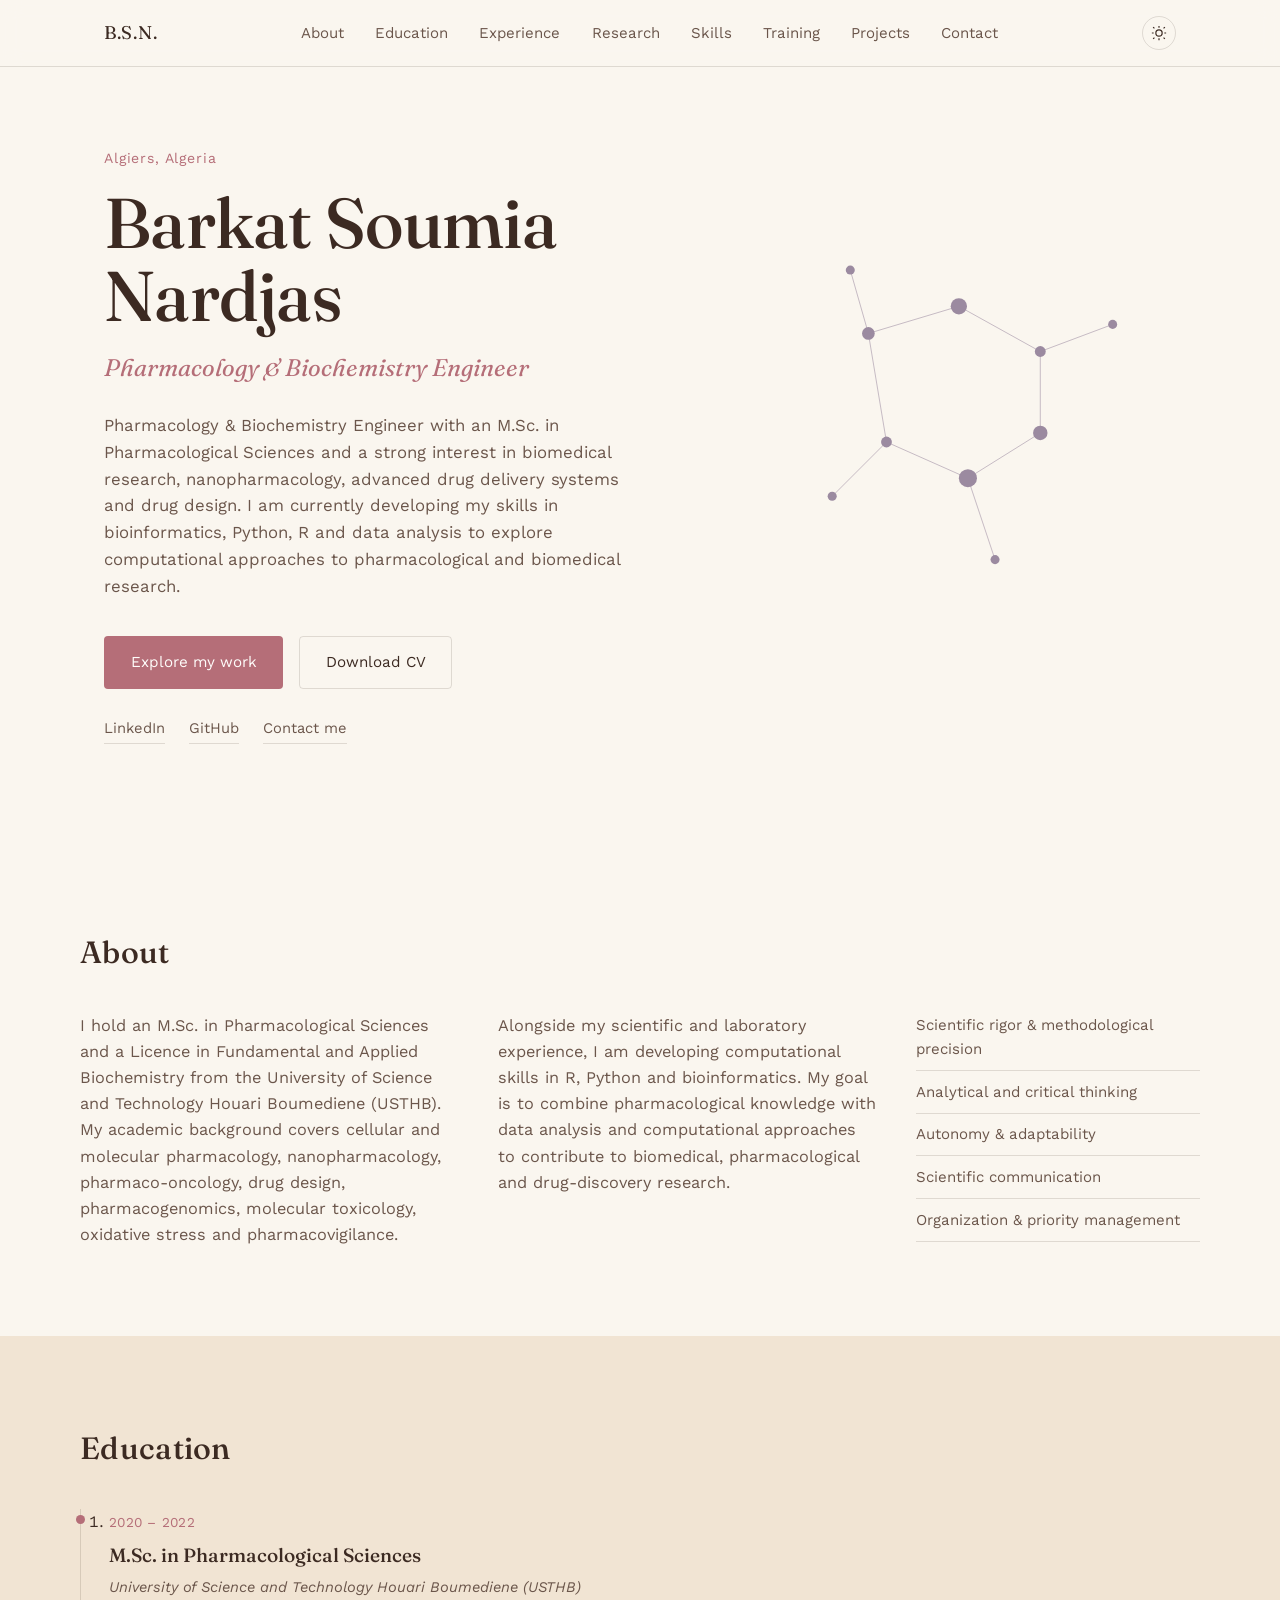
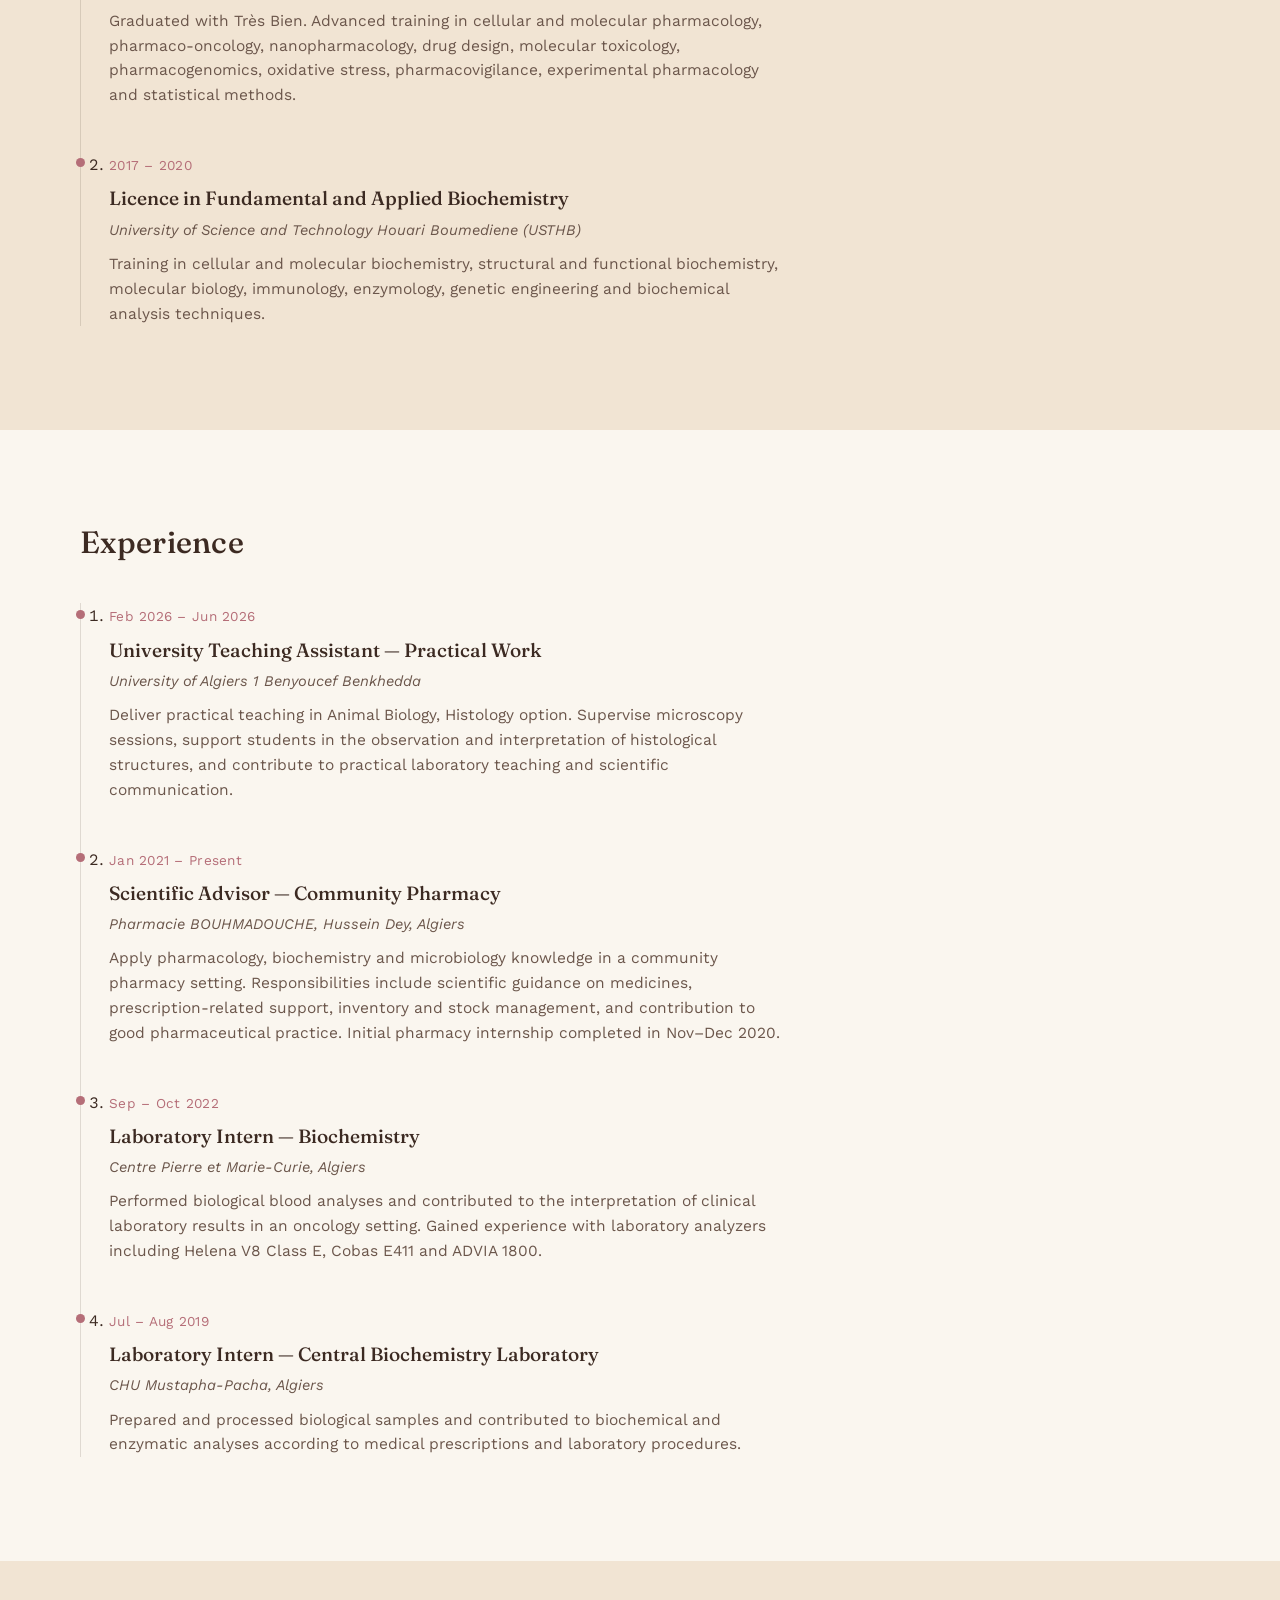
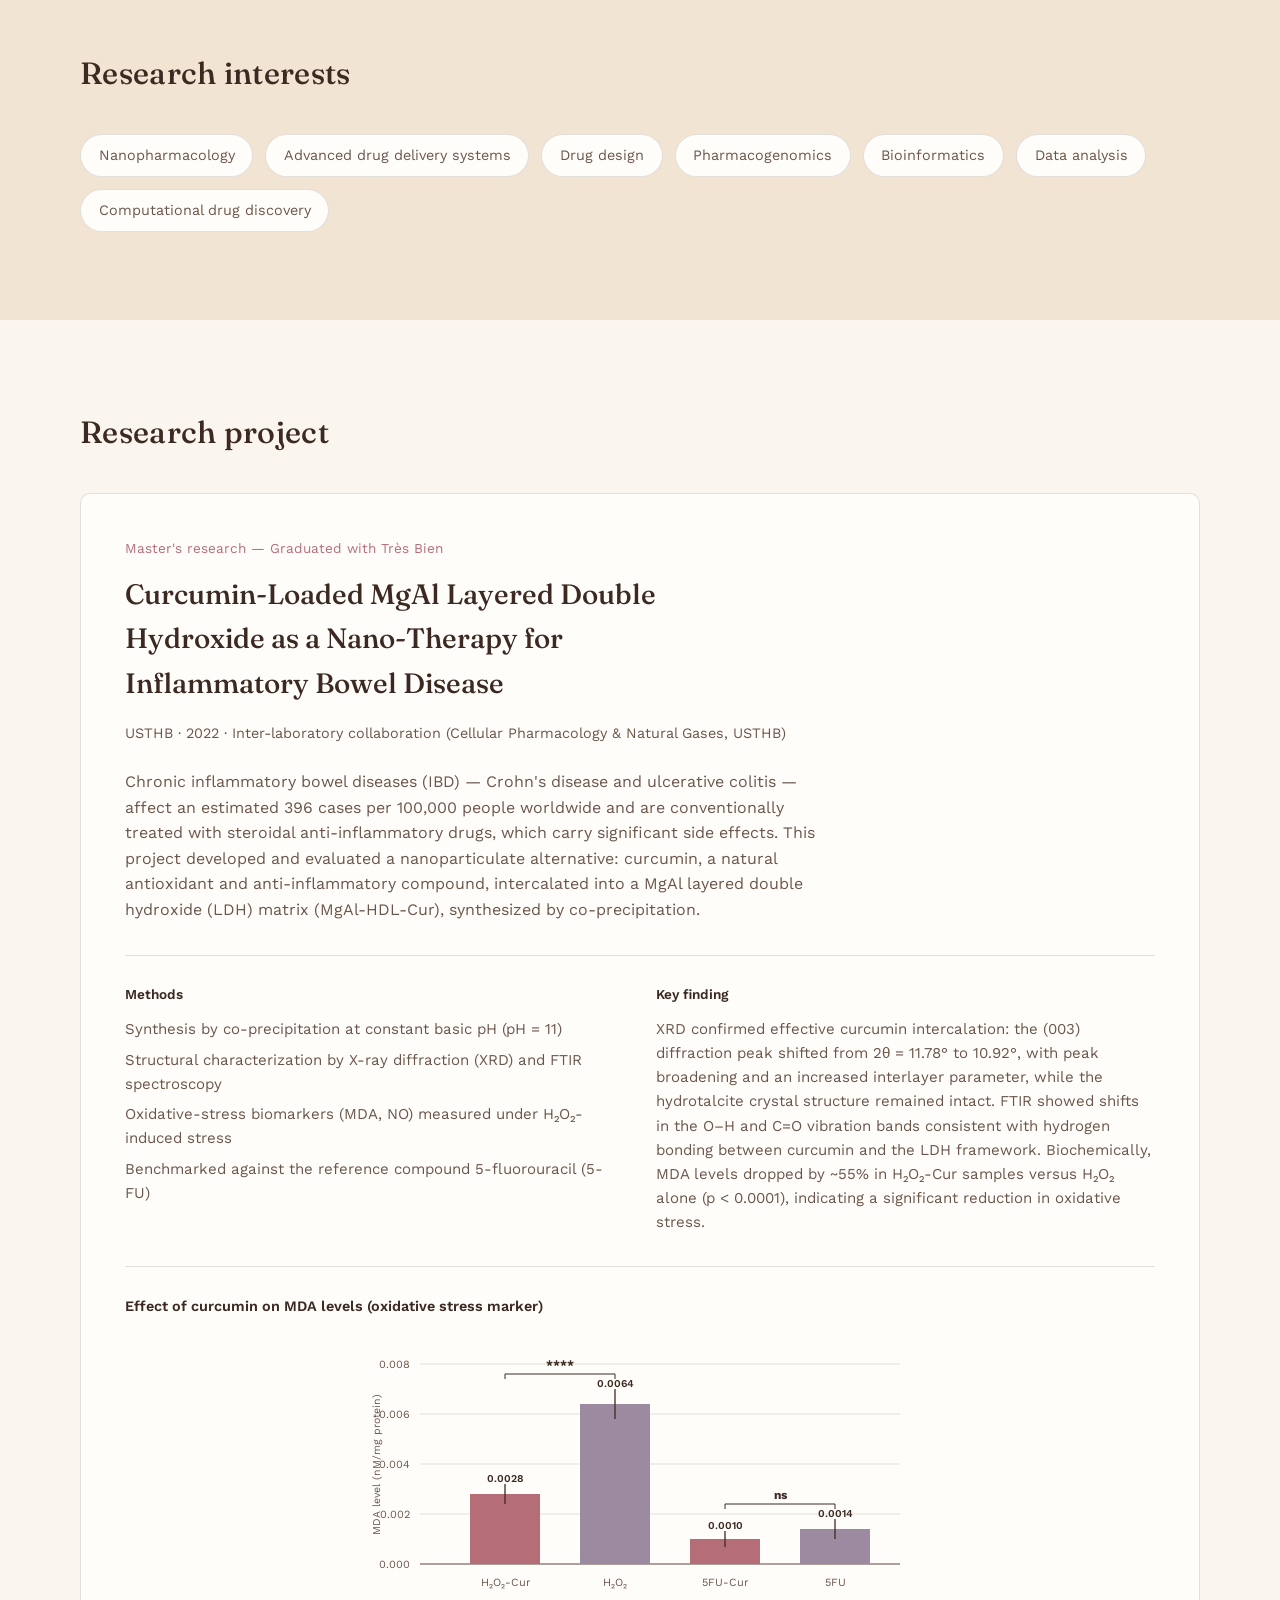
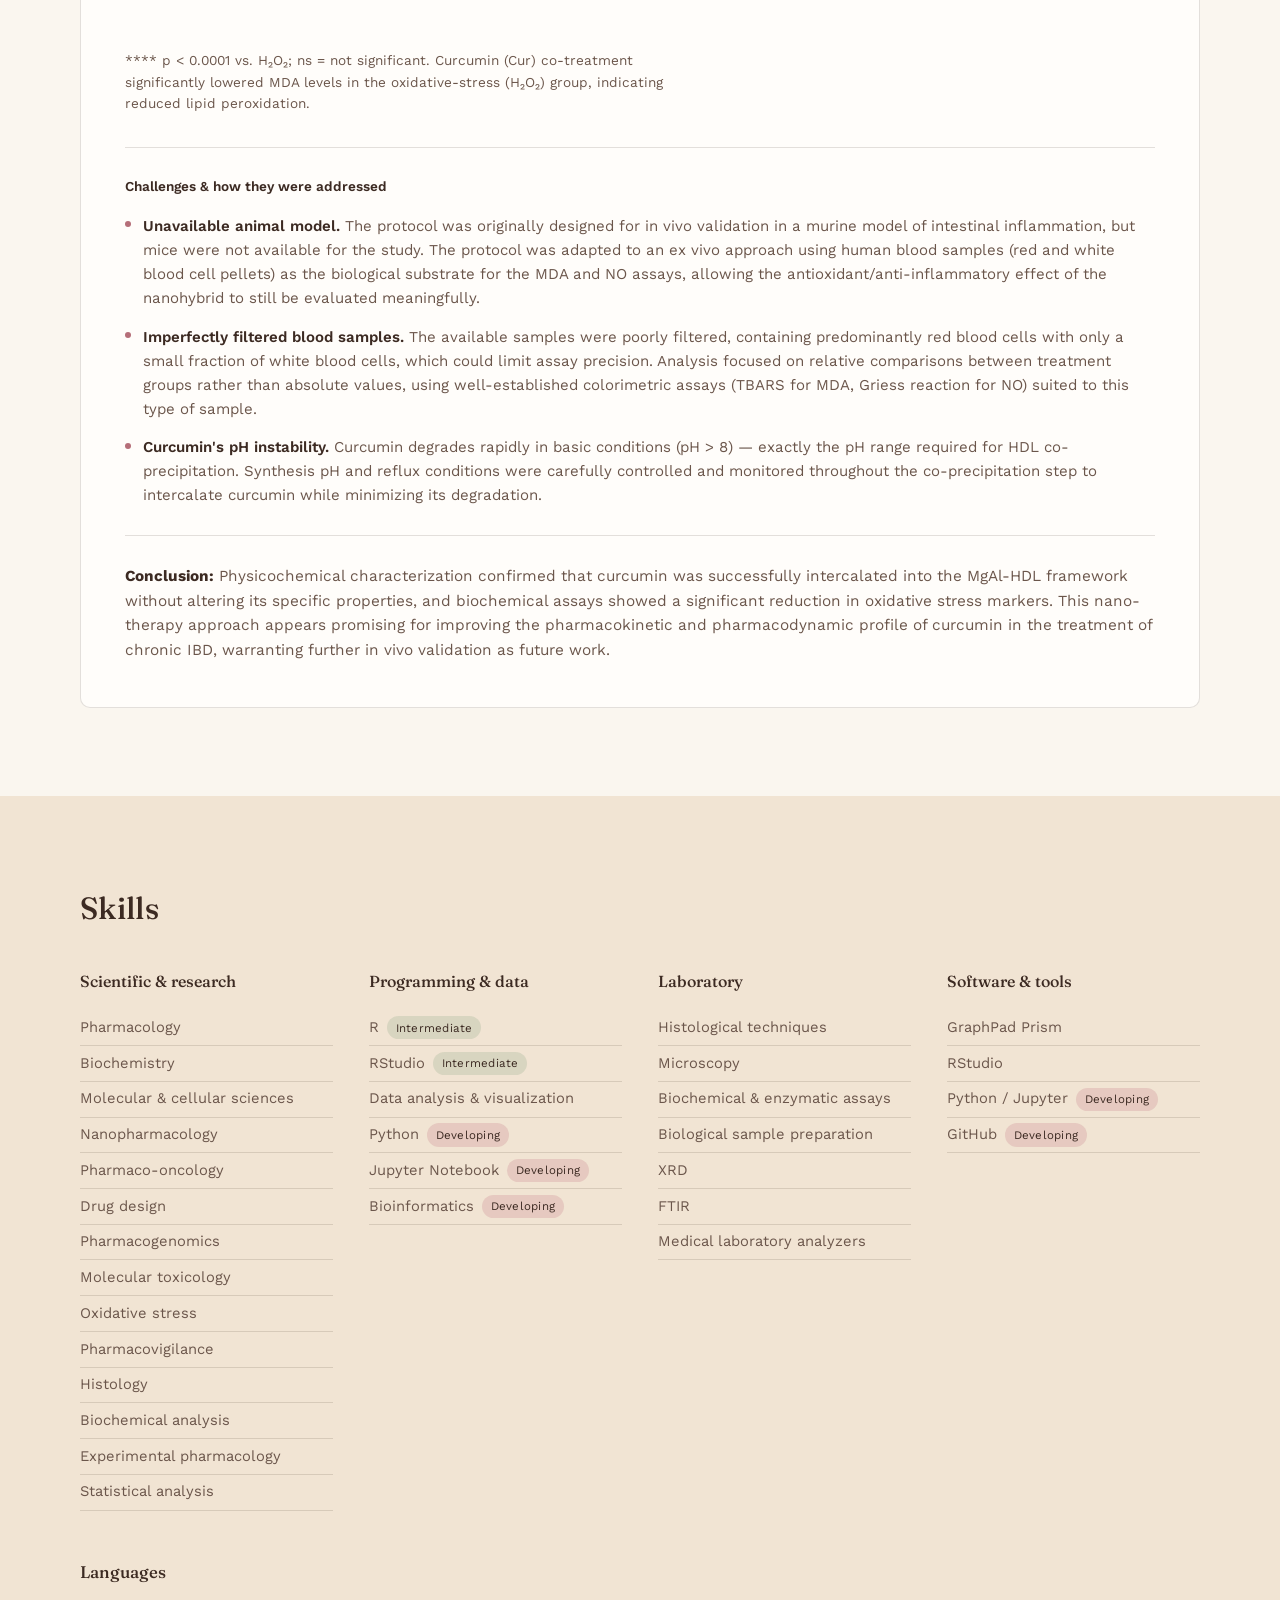
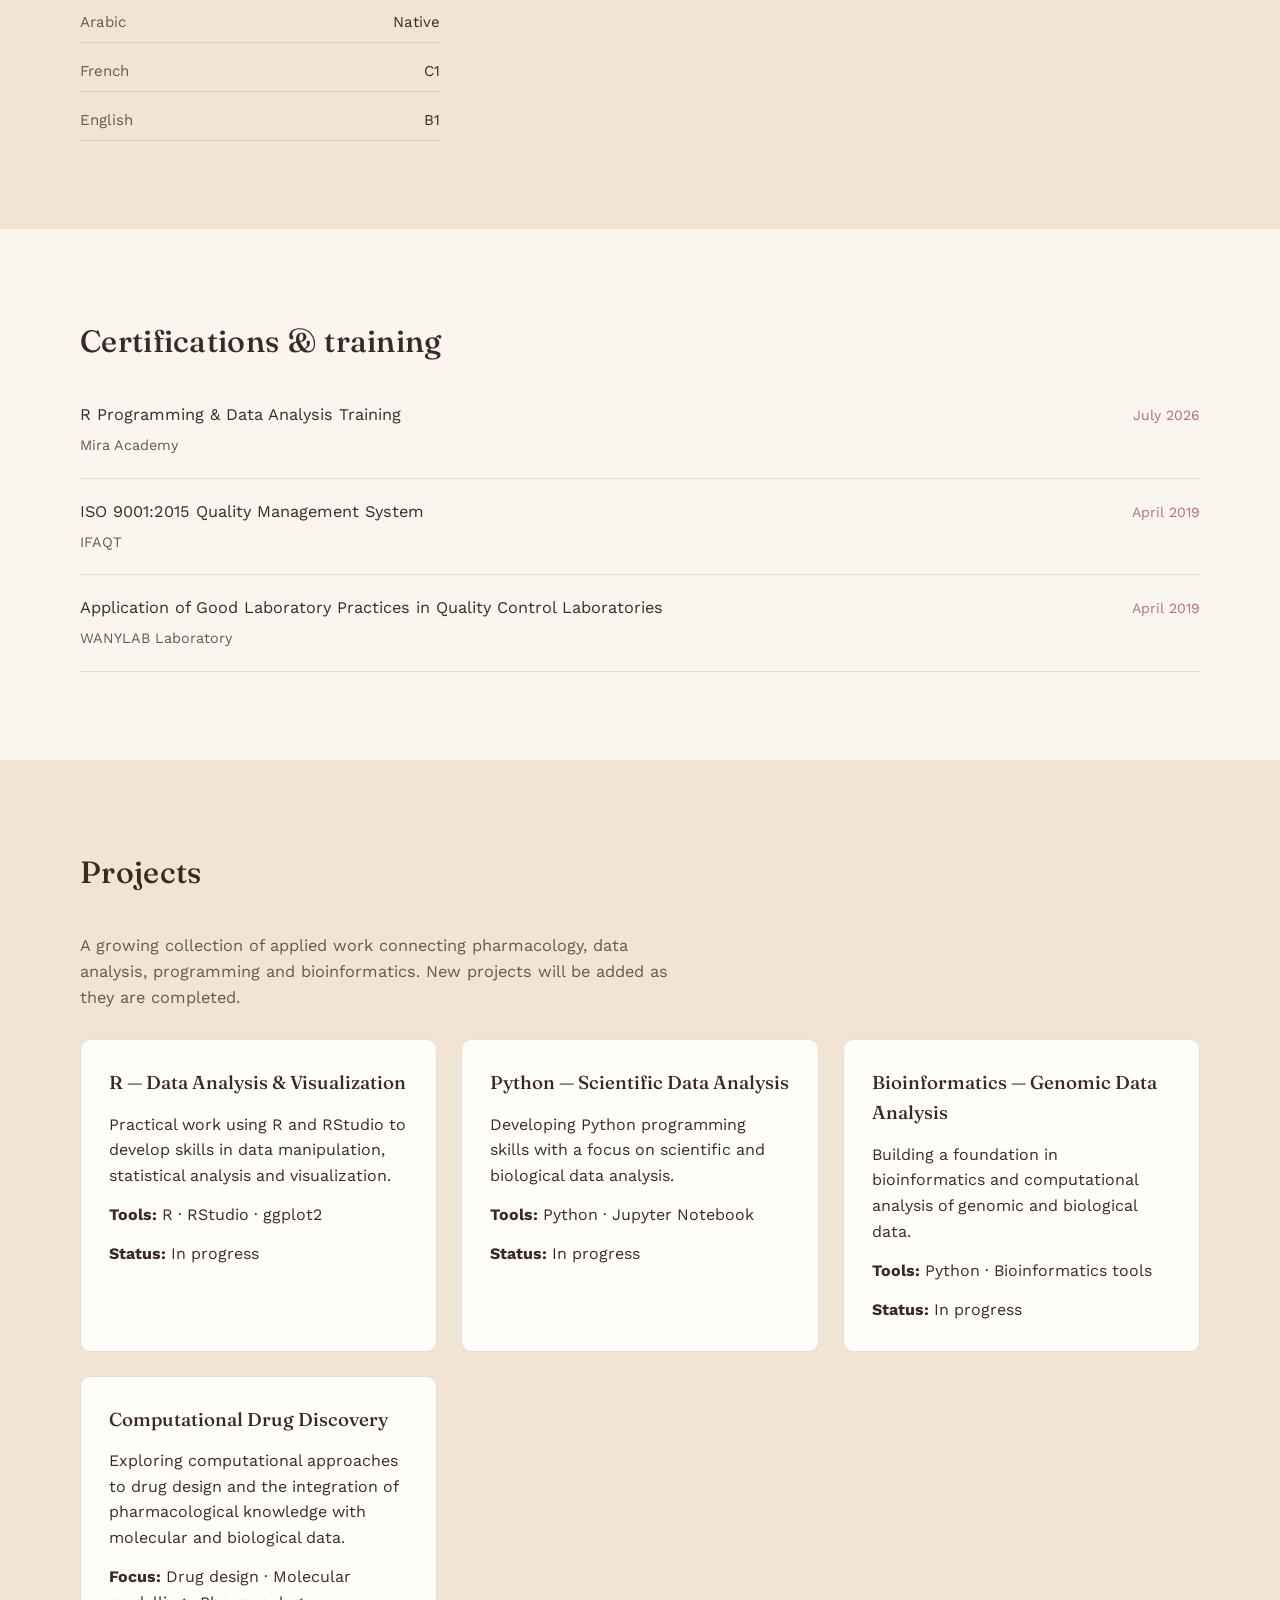
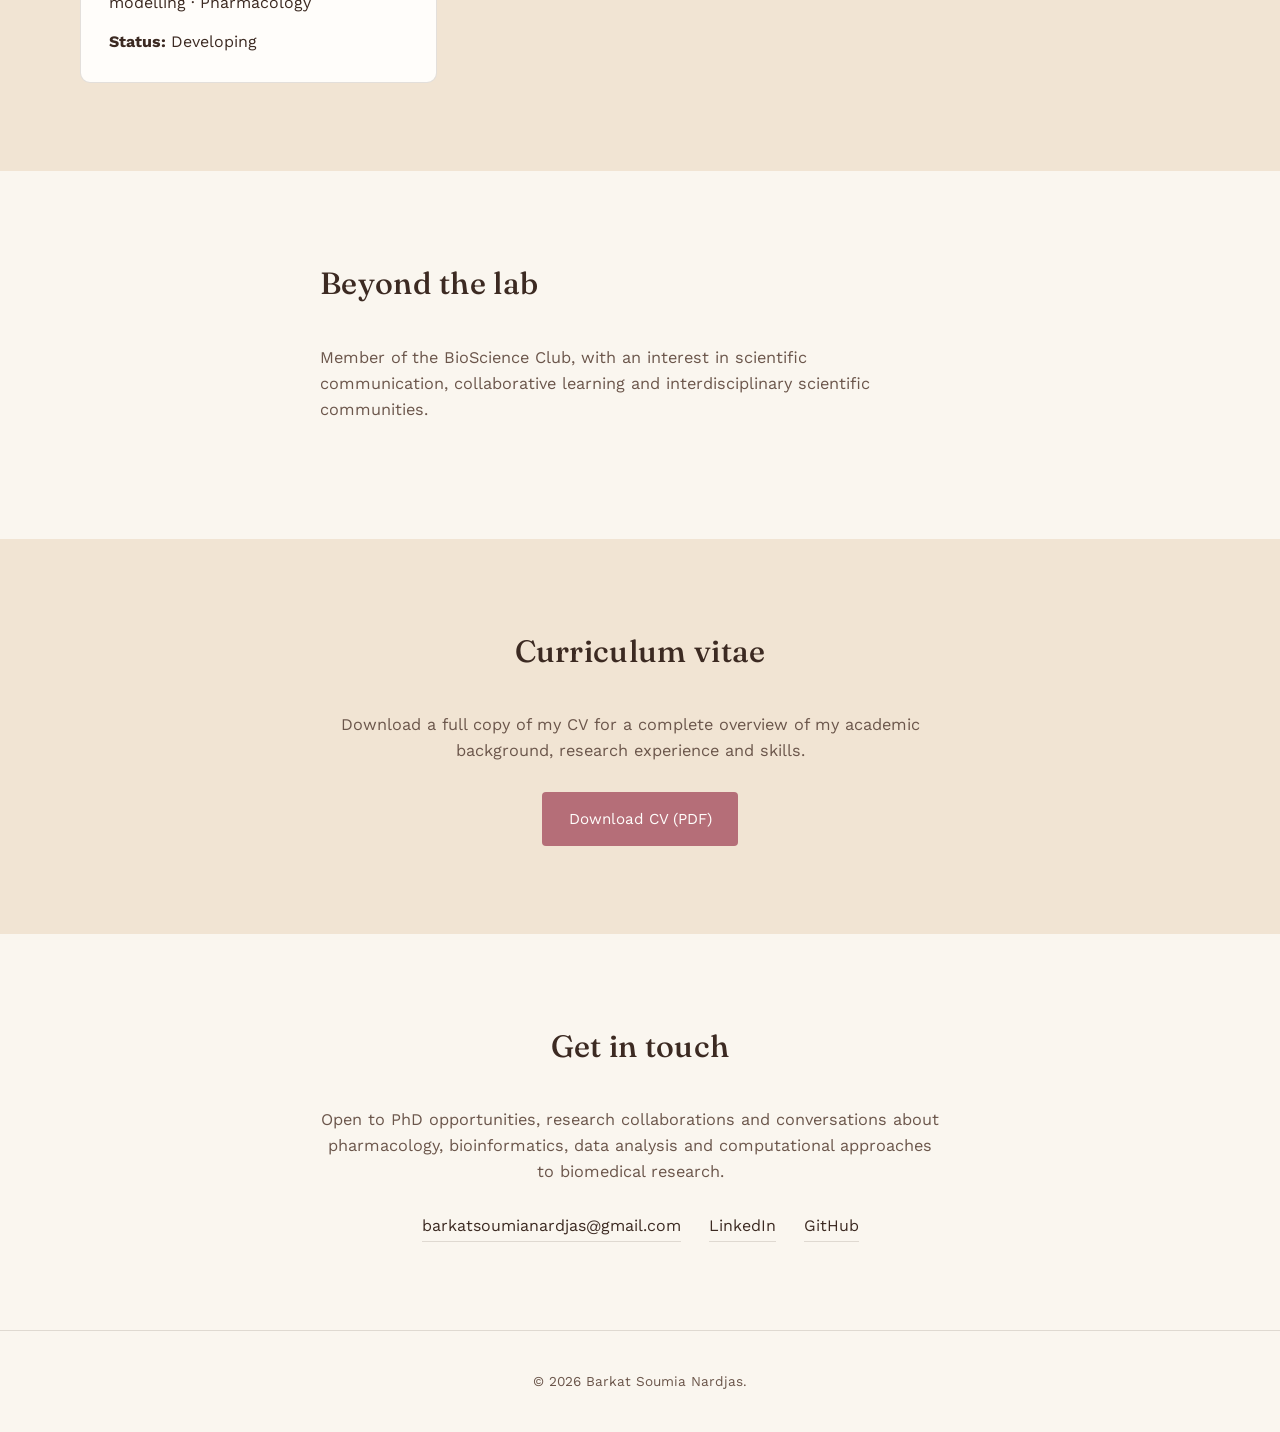
<file: index.html>
<!DOCTYPE html>
<html lang="en">
<head>
<meta charset="UTF-8">
<meta name="viewport" content="width=device-width, initial-scale=1.0">

<title>Barkat Soumia Nardjas — Pharmacology &amp; Biochemistry Engineer</title>

<meta name="description" content="Barkat Soumia Nardjas — Pharmacology &amp; Biochemistry Engineer with a background in pharmacology, biochemistry, nanopharmacology and drug delivery, currently developing skills in bioinformatics, Python, R and data analysis.">

<!-- Open Graph / social sharing -->
<meta property="og:title" content="Barkat Soumia Nardjas — Pharmacology &amp; Biochemistry Engineer">
<meta property="og:description" content="Portfolio of Barkat Soumia Nardjas — pharmacology, biochemistry, nanopharmacology, drug delivery, bioinformatics and data analysis.">
<meta property="og:type" content="website">

<link rel="icon" type="image/svg+xml" href="favicon.svg">

<link rel="preconnect" href="https://fonts.googleapis.com">
<link rel="preconnect" href="https://fonts.gstatic.com" crossorigin>

<link href="https://fonts.googleapis.com/css2?family=Fraunces:ital,opsz,wght@0,9..144,300;0,9..144,400;0,9..144,500;0,9..144,600;1,9..144,400;1,9..144,500&family=Work+Sans:wght@300;400;500;600&display=swap" rel="stylesheet">

<link rel="stylesheet" href="style.css">
</head>

<body>

<a class="skip-link" href="#main">Skip to content</a>

<!-- ============ NAVIGATION ============ -->

<header class="site-header">
  <nav class="nav" aria-label="Primary">

    <a href="#home" class="nav__mark">B.S.N.</a>

    <button
      class="nav__toggle"
      id="navToggle"
      aria-expanded="false"
      aria-controls="navList"
      aria-label="Open menu">
      <span></span>
      <span></span>
      <span></span>
    </button>

    <ul class="nav__list" id="navList">
      <li><a href="#about">About</a></li>
      <li><a href="#education">Education</a></li>
      <li><a href="#experience">Experience</a></li>
      <li><a href="#research">Research</a></li>
      <li><a href="#skills">Skills</a></li>
      <li><a href="#certifications">Training</a></li>
      <li><a href="#projects">Projects</a></li>
      <li><a href="#contact">Contact</a></li>
    </ul>

    <button
      class="theme-toggle"
      id="themeToggle"
      aria-label="Switch to dark mode"
      aria-pressed="false">

      <svg class="icon-sun"
           width="18"
           height="18"
           viewBox="0 0 24 24"
           fill="none"
           stroke="currentColor"
           stroke-width="1.6">

        <circle cx="12" cy="12" r="4.2"/>
        <path d="M12 2.5v2.4M12 19.1v2.4M4.2 4.2l1.7 1.7M18.1 18.1l1.7 1.7M2.5 12h2.4M19.1 12h2.4M4.2 19.8l1.7-1.7M18.1 5.9l1.7-1.7"/>
      </svg>

      <svg class="icon-moon"
           width="18"
           height="18"
           viewBox="0 0 24 24"
           fill="none"
           stroke="currentColor"
           stroke-width="1.6">

        <path d="M20 14.5A8.5 8.5 0 1 1 9.5 4a6.8 6.8 0 0 0 10.5 10.5Z"/>
      </svg>

    </button>

  </nav>
</header>


<main id="main">

  <!-- ============ HERO ============ -->

  <section class="hero" id="home">

    <div class="hero__inner">

      <p class="hero__eyebrow">Algiers, Algeria</p>

      <h1 class="hero__name">
        Barkat Soumia<br>Nardjas
      </h1>

      <p class="hero__title">
        Pharmacology &amp; Biochemistry Engineer
      </p>

      <p class="hero__intro">
        Pharmacology &amp; Biochemistry Engineer with an M.Sc. in Pharmacological
        Sciences and a strong interest in biomedical research, nanopharmacology,
        advanced drug delivery systems and drug design. I am currently developing
        my skills in bioinformatics, Python, R and data analysis to explore
        computational approaches to pharmacological and biomedical research.
      </p>

      <div class="hero__actions">

        <a href="#projects" class="btn btn--primary">
          Explore my work
        </a>

        <a
          href="CV_Barkat_Soumia_Nardjas.pdf"
          class="btn btn--ghost"
          download>
          Download CV
        </a>

      </div>

      <div class="hero__links">

        <a
          href="https://www.linkedin.com/in/soumia-nardjas-barkat-860b49248/"
          target="_blank"
          rel="noopener">
          LinkedIn
        </a>

        <a
          href="https://github.com/nardjesb"
          target="_blank"
          rel="noopener"
          id="githubLink">
          GitHub
        </a>

        <a href="#contact">
          Contact me
        </a>

      </div>

    </div>


    <div class="hero__motif" aria-hidden="true">

      <svg viewBox="0 0 420 420" width="100%" height="100%">

        <g
          stroke="currentColor"
          stroke-width="1.1"
          fill="none"
          opacity="0.55">

          <line x1="80" y1="90" x2="180" y2="60"/>
          <line x1="180" y1="60" x2="270" y2="110"/>
          <line x1="270" y1="110" x2="270" y2="200"/>
          <line x1="270" y1="200" x2="190" y2="250"/>
          <line x1="190" y1="250" x2="100" y2="210"/>
          <line x1="100" y1="210" x2="80" y2="90"/>
          <line x1="270" y1="110" x2="350" y2="80"/>
          <line x1="190" y1="250" x2="220" y2="340"/>
          <line x1="100" y1="210" x2="40" y2="270"/>
          <line x1="80" y1="90" x2="60" y2="20"/>

        </g>

        <g fill="currentColor">

          <circle cx="80" cy="90" r="7"/>
          <circle cx="180" cy="60" r="9"/>
          <circle cx="270" cy="110" r="6"/>
          <circle cx="270" cy="200" r="8"/>
          <circle cx="190" cy="250" r="10"/>
          <circle cx="100" cy="210" r="6"/>
          <circle cx="350" cy="80" r="5"/>
          <circle cx="220" cy="340" r="5"/>
          <circle cx="40" cy="270" r="5"/>
          <circle cx="60" cy="20" r="5"/>

        </g>

      </svg>

    </div>

  </section>


  <!-- ============ ABOUT ============ -->

  <section class="section" id="about">

    <div class="section__inner">

      <h2 class="section__heading">About</h2>

      <div class="about__grid">

        <p class="about__text">
          I hold an M.Sc. in Pharmacological Sciences and a Licence in
          Fundamental and Applied Biochemistry from the University of Science
          and Technology Houari Boumediene (USTHB). My academic background
          covers cellular and molecular pharmacology, nanopharmacology,
          pharmaco-oncology, drug design, pharmacogenomics, molecular
          toxicology, oxidative stress and pharmacovigilance.
        </p>

        <p class="about__text">
          Alongside my scientific and laboratory experience, I am developing
          computational skills in R, Python and bioinformatics. My goal is to
          combine pharmacological knowledge with data analysis and computational
          approaches to contribute to biomedical, pharmacological and
          drug-discovery research.
        </p>

        <ul class="about__qualities">

          <li>Scientific rigor &amp; methodological precision</li>
          <li>Analytical and critical thinking</li>
          <li>Autonomy &amp; adaptability</li>
          <li>Scientific communication</li>
          <li>Organization &amp; priority management</li>

        </ul>

      </div>

    </div>

  </section>


  <!-- ============ EDUCATION ============ -->

  <section class="section section--alt" id="education">

    <div class="section__inner">

      <h2 class="section__heading">Education</h2>

      <ol class="timeline">

        <li class="timeline__item">

          <span class="timeline__date">
            2020 – 2022
          </span>

          <h3 class="timeline__title">
            M.Sc. in Pharmacological Sciences
          </h3>

          <p class="timeline__place">
            University of Science and Technology Houari Boumediene (USTHB)
          </p>

          <p class="timeline__desc">
            Graduated with Très Bien. Advanced training in cellular and
            molecular pharmacology, pharmaco-oncology, nanopharmacology,
            drug design, molecular toxicology, pharmacogenomics, oxidative
            stress, pharmacovigilance, experimental pharmacology and
            statistical methods.
          </p>

        </li>


        <li class="timeline__item">

          <span class="timeline__date">
            2017 – 2020
          </span>

          <h3 class="timeline__title">
            Licence in Fundamental and Applied Biochemistry
          </h3>

          <p class="timeline__place">
            University of Science and Technology Houari Boumediene (USTHB)
          </p>

          <p class="timeline__desc">
            Training in cellular and molecular biochemistry, structural and
            functional biochemistry, molecular biology, immunology,
            enzymology, genetic engineering and biochemical analysis
            techniques.
          </p>

        </li>

      </ol>

    </div>

  </section>


  <!-- ============ EXPERIENCE ============ -->

  <section class="section" id="experience">

    <div class="section__inner">

      <h2 class="section__heading">Experience</h2>

      <ol class="timeline">

        <li class="timeline__item">

          <span class="timeline__date">
            Feb 2026 – Jun 2026
          </span>

          <h3 class="timeline__title">
            University Teaching Assistant — Practical Work
          </h3>

          <p class="timeline__place">
            University of Algiers 1 Benyoucef Benkhedda
          </p>

          <p class="timeline__desc">
            Deliver practical teaching in Animal Biology, Histology option.
            Supervise microscopy sessions, support students in the
            observation and interpretation of histological structures,
            and contribute to practical laboratory teaching and scientific
            communication.
          </p>

        </li>


        <li class="timeline__item">

          <span class="timeline__date">
            Jan 2021 – Present
          </span>

          <h3 class="timeline__title">
            Scientific Advisor — Community Pharmacy
          </h3>

          <p class="timeline__place">
            Pharmacie BOUHMADOUCHE, Hussein Dey, Algiers
          </p>

          <p class="timeline__desc">
            Apply pharmacology, biochemistry and microbiology knowledge in
            a community pharmacy setting. Responsibilities include
            scientific guidance on medicines, prescription-related support,
            inventory and stock management, and contribution to good
            pharmaceutical practice. Initial pharmacy internship completed
            in Nov–Dec 2020.
          </p>

        </li>


        <li class="timeline__item">

          <span class="timeline__date">
            Sep – Oct 2022
          </span>

          <h3 class="timeline__title">
            Laboratory Intern — Biochemistry
          </h3>

          <p class="timeline__place">
            Centre Pierre et Marie-Curie, Algiers
          </p>

          <p class="timeline__desc">
            Performed biological blood analyses and contributed to the
            interpretation of clinical laboratory results in an oncology
            setting. Gained experience with laboratory analyzers including
            Helena V8 Class E, Cobas E411 and ADVIA 1800.
          </p>

        </li>


        <li class="timeline__item">

          <span class="timeline__date">
            Jul – Aug 2019
          </span>

          <h3 class="timeline__title">
            Laboratory Intern — Central Biochemistry Laboratory
          </h3>

          <p class="timeline__place">
            CHU Mustapha-Pacha, Algiers
          </p>

          <p class="timeline__desc">
            Prepared and processed biological samples and contributed to
            biochemical and enzymatic analyses according to medical
            prescriptions and laboratory procedures.
          </p>

        </li>

      </ol>

    </div>

  </section>


  <!-- ============ RESEARCH INTERESTS ============ -->

  <section class="section section--alt" id="research-interests">

    <div class="section__inner">

      <h2 class="section__heading">
        Research interests
      </h2>

      <ul class="tag-list">

        <li>Nanopharmacology</li>
        <li>Advanced drug delivery systems</li>
        <li>Drug design</li>
        <li>Pharmacogenomics</li>
        <li>Bioinformatics</li>
        <li>Data analysis</li>
        <li>Computational drug discovery</li>

      </ul>

    </div>

  </section>


  <!-- ============ RESEARCH PROJECT ============ -->

  <!-- ============ RESEARCH PROJECT ============ -->
  <section class="section research" id="research">
    <div class="section__inner">
      <h2 class="section__heading">Research project</h2>
      <article class="research-card">
        <p class="research-card__eyebrow">Master's research — Graduated with Très Bien</p>
        <h3 class="research-card__title">Curcumin-Loaded MgAl Layered Double Hydroxide as a Nano-Therapy for Inflammatory Bowel Disease</h3>
        <p class="research-card__meta">USTHB · 2022 · Inter-laboratory collaboration (Cellular Pharmacology &amp; Natural Gases, USTHB)</p>

        <p class="research-card__desc">
          Chronic inflammatory bowel diseases (IBD) — Crohn's disease and ulcerative colitis —
          affect an estimated 396 cases per 100,000 people worldwide and are conventionally
          treated with steroidal anti-inflammatory drugs, which carry significant side effects.
          This project developed and evaluated a nanoparticulate alternative: curcumin, a
          natural antioxidant and anti-inflammatory compound, intercalated into a MgAl layered
          double hydroxide (LDH) matrix (MgAl-HDL-Cur), synthesized by co-precipitation.
        </p>

        <div class="research-card__cols">
          <div>
            <h4>Methods</h4>
            <ul>
              <li>Synthesis by co-precipitation at constant basic pH (pH = 11)</li>
              <li>Structural characterization by X-ray diffraction (XRD) and FTIR spectroscopy</li>
              <li>Oxidative-stress biomarkers (MDA, NO) measured under H&#8322;O&#8322;-induced stress</li>
              <li>Benchmarked against the reference compound 5-fluorouracil (5-FU)</li>
            </ul>
          </div>
          <div>
            <h4>Key finding</h4>
            <p>
              XRD confirmed effective curcumin intercalation: the (003) diffraction peak shifted
              from 2&#952; = 11.78&deg; to 10.92&deg;, with peak broadening and an increased
              interlayer parameter, while the hydrotalcite crystal structure remained intact.
              FTIR showed shifts in the O&ndash;H and C=O vibration bands consistent with
              hydrogen bonding between curcumin and the LDH framework. Biochemically, MDA levels
              dropped by ~55% in H&#8322;O&#8322;-Cur samples versus H&#8322;O&#8322; alone
              (p &lt; 0.0001), indicating a significant reduction in oxidative stress.
            </p>
          </div>
        </div>

        <!-- ============ RESULT CHART ============ -->
        <div class="research-card__chart">
          <h4 class="chart__title">Effect of curcumin on MDA levels (oxidative stress marker)</h4>
          <svg viewBox="0 0 560 300" role="img" aria-labelledby="mdaChartDesc" class="chart__svg">
            <desc id="mdaChartDesc">
              Bar chart of malondialdehyde (MDA) levels in nM per mg protein across four groups:
              H2O2-Cur 0.0028, H2O2 0.0064, 5FU-Cur 0.0010, 5FU 0.0014. Curcumin treatment
              significantly reduces MDA in the H2O2 group.
            </desc>

            <!-- gridlines + y-axis labels -->
            <g class="chart__grid" font-size="11">
              <line x1="60" y1="30"  x2="540" y2="30"  />
              <line x1="60" y1="80"  x2="540" y2="80"  />
              <line x1="60" y1="130" x2="540" y2="130" />
              <line x1="60" y1="180" x2="540" y2="180" />
              <line x1="60" y1="230" x2="540" y2="230" />
              <text x="50" y="234" text-anchor="end">0.000</text>
              <text x="50" y="184" text-anchor="end">0.002</text>
              <text x="50" y="134" text-anchor="end">0.004</text>
              <text x="50" y="84"  text-anchor="end">0.006</text>
              <text x="50" y="34"  text-anchor="end">0.008</text>
            </g>

            <!-- axis line -->
            <line x1="60" y1="230" x2="540" y2="230" class="chart__axis" />

            <!-- bars -->
            <rect x="110" y="160" width="70" height="70" class="chart__bar chart__bar--treated" />
            <line x1="145" y1="150" x2="145" y2="170" class="chart__errorbar" />
            <text x="145" y="252" text-anchor="middle" class="chart__label">H&#8322;O&#8322;-Cur</text>
            <text x="145" y="148" text-anchor="middle" class="chart__value">0.0028</text>

            <rect x="220" y="70" width="70" height="160" class="chart__bar chart__bar--control" />
            <line x1="255" y1="55" x2="255" y2="85" class="chart__errorbar" />
            <text x="255" y="252" text-anchor="middle" class="chart__label">H&#8322;O&#8322;</text>
            <text x="255" y="53" text-anchor="middle" class="chart__value">0.0064</text>

            <rect x="330" y="205" width="70" height="25" class="chart__bar chart__bar--treated" />
            <line x1="365" y1="197" x2="365" y2="213" class="chart__errorbar" />
            <text x="365" y="252" text-anchor="middle" class="chart__label">5FU-Cur</text>
            <text x="365" y="195" text-anchor="middle" class="chart__value">0.0010</text>

            <rect x="440" y="195" width="70" height="35" class="chart__bar chart__bar--control" />
            <line x1="475" y1="185" x2="475" y2="205" class="chart__errorbar" />
            <text x="475" y="252" text-anchor="middle" class="chart__label">5FU</text>
            <text x="475" y="183" text-anchor="middle" class="chart__value">0.0014</text>

            <!-- significance brackets -->
            <path d="M145,45 L145,40 L255,40 L255,45" class="chart__sig-line" />
            <text x="200" y="35" text-anchor="middle" class="chart__sig">****</text>

            <path d="M365,175 L365,170 L475,170 L475,175" class="chart__sig-line" />
            <text x="420" y="165" text-anchor="middle" class="chart__sig">ns</text>

            <text x="20" y="130" text-anchor="middle" class="chart__axis-title" transform="rotate(-90 20 130)">MDA level (nM/mg protein)</text>
          </svg>
          <p class="chart__caption">
            **** p &lt; 0.0001 vs. H&#8322;O&#8322;; ns = not significant. Curcumin (Cur)
            co-treatment significantly lowered MDA levels in the oxidative-stress (H&#8322;O&#8322;)
            group, indicating reduced lipid peroxidation.
          </p>
        </div>

        <!-- ============ CHALLENGES ============ -->
        <div class="research-card__challenges">
          <h4>Challenges &amp; how they were addressed</h4>
          <ul>
            <li>
              <strong>Unavailable animal model.</strong> The protocol was originally designed
              for in vivo validation in a murine model of intestinal inflammation, but mice
              were not available for the study. The protocol was adapted to an ex vivo approach
              using human blood samples (red and white blood cell pellets) as the biological
              substrate for the MDA and NO assays, allowing the antioxidant/anti-inflammatory
              effect of the nanohybrid to still be evaluated meaningfully.
            </li>
            <li>
              <strong>Imperfectly filtered blood samples.</strong> The available samples were
              poorly filtered, containing predominantly red blood cells with only a small
              fraction of white blood cells, which could limit assay precision. Analysis
              focused on relative comparisons between treatment groups rather than absolute
              values, using well-established colorimetric assays (TBARS for MDA, Griess
              reaction for NO) suited to this type of sample.
            </li>
            <li>
              <strong>Curcumin's pH instability.</strong> Curcumin degrades rapidly in basic
              conditions (pH &gt; 8) — exactly the pH range required for HDL co-precipitation.
              Synthesis pH and reflux conditions were carefully controlled and monitored
              throughout the co-precipitation step to intercalate curcumin while minimizing its
              degradation.
            </li>
          </ul>
        </div>

        <p class="research-card__conclusion">
          <strong>Conclusion:</strong> Physicochemical characterization confirmed that curcumin
          was successfully intercalated into the MgAl-HDL framework without altering its
          specific properties, and biochemical assays showed a significant reduction in
          oxidative stress markers. This nano-therapy approach appears promising for improving
          the pharmacokinetic and pharmacodynamic profile of curcumin in the treatment of
          chronic IBD, warranting further in vivo validation as future work.
        </p>
      </article>
    </div>
  </section>

  <!-- ============ SKILLS ============ -->

  <section class="section section--alt" id="skills">

    <div class="section__inner">

      <h2 class="section__heading">
        Skills
      </h2>

      <div class="skills__grid">

        <div class="skills__group">

          <h3>
            Scientific &amp; research
          </h3>

          <ul>

            <li>Pharmacology</li>
            <li>Biochemistry</li>
            <li>Molecular &amp; cellular sciences</li>
            <li>Nanopharmacology</li>
            <li>Pharmaco-oncology</li>
            <li>Drug design</li>
            <li>Pharmacogenomics</li>
            <li>Molecular toxicology</li>
            <li>Oxidative stress</li>
            <li>Pharmacovigilance</li>
            <li>Histology</li>
            <li>Biochemical analysis</li>
            <li>Experimental pharmacology</li>
            <li>Statistical analysis</li>

          </ul>

        </div>


        <div class="skills__group">

          <h3>
            Programming &amp; data
          </h3>

          <ul>

            <li>
              R
              <span class="tag tag--solid">
                Intermediate
              </span>
            </li>

            <li>
              RStudio
              <span class="tag tag--solid">
                Intermediate
              </span>
            </li>

            <li>
              Data analysis &amp; visualization
            </li>

            <li>
              Python
              <span class="tag tag--growing">
                Developing
              </span>
            </li>

            <li>
              Jupyter Notebook
              <span class="tag tag--growing">
                Developing
              </span>
            </li>

            <li>
              Bioinformatics
              <span class="tag tag--growing">
                Developing
              </span>
            </li>

          </ul>

        </div>


        <div class="skills__group">

          <h3>
            Laboratory
          </h3>

          <ul>

            <li>Histological techniques</li>
            <li>Microscopy</li>
            <li>Biochemical &amp; enzymatic assays</li>
            <li>Biological sample preparation</li>
            <li>XRD</li>
            <li>FTIR</li>
            <li>Medical laboratory analyzers</li>

          </ul>

        </div>


        <div class="skills__group">

          <h3>
            Software &amp; tools
          </h3>

          <ul>

            <li>GraphPad Prism</li>

            <li>
              RStudio
            </li>

            <li>
              Python / Jupyter
              <span class="tag tag--growing">
                Developing
              </span>
            </li>

            <li>
              GitHub
              <span class="tag tag--growing">
                Developing
              </span>
            </li>

          </ul>

        </div>

      </div>


      <h3 class="skills__sub-heading">
        Languages
      </h3>

      <ul class="languages">

        <li>
          <span>Arabic</span>
          <span class="languages__level">Native</span>
        </li>

        <li>
          <span>French</span>
          <span class="languages__level">C1</span>
        </li>

        <li>
          <span>English</span>
          <span class="languages__level">B1</span>
        </li>

      </ul>

    </div>

  </section>


  <!-- ============ CERTIFICATIONS & TRAINING ============ -->

  <!-- ============ CERTIFICATIONS ============ -->
 <!-- To add a new certification, copy one <li> block below and edit its text. -->
<section class="section" id="certifications">
  <div class="section__inner">
    <h2 class="section__heading">Certifications &amp; training</h2>
    <ul class="cert-list">

      <li>
        <div>
          <span class="cert-item__title">R Programming &amp; Data Analysis Training</span>
          <span class="cert-item__issuer">Mira Academy</span>
        </div>
        <span class="cert-item__date">July 2026</span>
      </li>

      <li>
        <div>
          <span class="cert-item__title">ISO 9001:2015 Quality Management System</span>
          <span class="cert-item__issuer">IFAQT</span>
        </div>
        <span class="cert-item__date">April 2019</span>
      </li>

      <li>
        <div>
          <span class="cert-item__title">Application of Good Laboratory Practices in Quality Control Laboratories</span>
          <span class="cert-item__issuer">WANYLAB Laboratory</span>
        </div>
        <span class="cert-item__date">April 2019</span>
      </li>

    </ul>
  </div>
</section>
  
  <!-- ============ PROJECTS ============ -->

  <section class="section section--alt" id="projects">

    <div class="section__inner">

      <h2 class="section__heading">
        Projects
      </h2>

      <p class="section__intro">
        A growing collection of applied work connecting pharmacology,
        data analysis, programming and bioinformatics. New projects will
        be added as they are completed.
      </p>

      <div class="project-grid">


        <article class="project-card">

          <h3>
            R — Data Analysis &amp; Visualization
          </h3>

          <p>
            Practical work using R and RStudio to develop skills in
            data manipulation, statistical analysis and visualization.
          </p>

          <p>
            <strong>Tools:</strong>
            R · RStudio · ggplot2
          </p>

          <p>
            <strong>Status:</strong>
            In progress
          </p>

        </article>


        <article class="project-card">

          <h3>
            Python — Scientific Data Analysis
          </h3>

          <p>
            Developing Python programming skills with a focus on
            scientific and biological data analysis.
          </p>

          <p>
            <strong>Tools:</strong>
            Python · Jupyter Notebook
          </p>

          <p>
            <strong>Status:</strong>
            In progress
          </p>

        </article>


        <article class="project-card">

          <h3>
            Bioinformatics — Genomic Data Analysis
          </h3>

          <p>
            Building a foundation in bioinformatics and computational
            analysis of genomic and biological data.
          </p>

          <p>
            <strong>Tools:</strong>
            Python · Bioinformatics tools
          </p>

          <p>
            <strong>Status:</strong>
            In progress
          </p>

        </article>


        <article class="project-card">

          <h3>
            Computational Drug Discovery
          </h3>

          <p>
            Exploring computational approaches to drug design and the
            integration of pharmacological knowledge with molecular and
            biological data.
          </p>

          <p>
            <strong>Focus:</strong>
            Drug design · Molecular modelling · Pharmacology
          </p>

          <p>
            <strong>Status:</strong>
            Developing
          </p>

        </article>


      </div>

    </div>

  </section>


  <!-- ============ EXTRACURRICULAR ============ -->

  <section class="section" id="extracurricular">

    <div class="section__inner section__inner--narrow">

      <h2 class="section__heading">
        Beyond the lab
      </h2>

      <p class="section__intro">
        Member of the BioScience Club, with an interest in scientific
        communication, collaborative learning and interdisciplinary
        scientific communities.
      </p>

    </div>

  </section>


  <!-- ============ CV ============ -->

  <section class="section section--alt" id="cv">

    <div class="section__inner section__inner--narrow section__inner--center">

      <h2 class="section__heading">
        Curriculum vitae
      </h2>

      <p class="section__intro">
        Download a full copy of my CV for a complete overview of my
        academic background, research experience and skills.
      </p>

      <a
        href="CV_Barkat_Soumia_Nardjas.pdf"
        class="btn btn--primary"
        download>
        Download CV (PDF)
      </a>

    </div>

  </section>


  <!-- ============ CONTACT ============ -->

  <section class="section contact" id="contact">

    <div class="section__inner section__inner--narrow section__inner--center">

      <h2 class="section__heading">
        Get in touch
      </h2>

      <p class="section__intro">
        Open to PhD opportunities, research collaborations and
        conversations about pharmacology, bioinformatics, data analysis
        and computational approaches to biomedical research.
      </p>

      <div class="contact__links">

        <a href="mailto:barkatsoumianardjas@gmail.com">
          barkatsoumianardjas@gmail.com
        </a>

        <a
          href="https://www.linkedin.com/in/soumia-nardjas-barkat-860b49248/"
          target="_blank"
          rel="noopener">
          LinkedIn
        </a>

        <a
          href="https://github.com/nardjesb"
          target="_blank"
          rel="noopener">
          GitHub
        </a>

      </div>

    </div>

  </section>

</main>


<footer class="site-footer">

  <p>
    &copy;
    <span id="year"></span>
    Barkat Soumia Nardjas.
  </p>

</footer>


<!-- Keep the existing JavaScript for navigation and dark mode -->
<script src="script.js"></script>

</body>
</html>
</file>
<file: style.css>
/* =========================================================
   DESIGN TOKENS
   ========================================================= */
:root{
  --bg: #FAF6EF;
  --bg-secondary: #F1E4D3;
  --surface: #FFFDFA;
  --accent: #C98B93;
  --accent-strong: #B56E78;
  --accent-secondary: #9B8AA0;
  --sage: #A9B79A;
  --text: #3C2A22;
  --text-soft: #6B564B;
  --line: rgba(60, 42, 34, 0.14);

  --font-display: "Fraunces", "Iowan Old Style", serif;
  --font-body: "Work Sans", -apple-system, BlinkMacSystemFont, sans-serif;

  --max-width: 1120px;
  --radius-sm: 4px;
  --radius-md: 10px;

  color-scheme: light;
}

[data-theme="dark"]{
  --bg: #241813;
  --bg-secondary: #2E1F19;
  --surface: #2B1D17;
  --accent: #DBA1A8;
  --accent-strong: #E4B4BA;
  --accent-secondary: #C3AFC9;
  --sage: #B7C4A9;
  --text: #F3E9DE;
  --text-soft: #D2BFAF;
  --line: rgba(243, 233, 222, 0.16);
  color-scheme: dark;
}

@media (prefers-reduced-motion: reduce){
  *{ animation-duration: 0.001ms !important; animation-iteration-count: 1 !important; transition-duration: 0.001ms !important; scroll-behavior: auto !important; }
}

/* =========================================================
   RESET & BASE
   ========================================================= */
*, *::before, *::after{ box-sizing: border-box; }
html{ scroll-behavior: smooth; }
body{
  margin: 0;
  background: var(--bg);
  color: var(--text);
  font-family: var(--font-body);
  font-weight: 400;
  line-height: 1.6;
  -webkit-font-smoothing: antialiased;
  transition: background-color .35s ease, color .35s ease;
}
img{ max-width: 100%; display: block; }
a{ color: inherit; }
ul{ margin: 0; padding: 0; list-style: none; }
h1,h2,h3,h4{ font-family: var(--font-display); margin: 0; font-weight: 500; color: var(--text); }
p{ margin: 0; }

:focus-visible{
  outline: 2px solid var(--accent-strong);
  outline-offset: 3px;
}

.skip-link{
  position: absolute; left: -999px; top: auto;
  background: var(--surface); color: var(--text);
  padding: .75rem 1.25rem; z-index: 100; border-radius: var(--radius-sm);
}
.skip-link:focus{ left: 1rem; top: 1rem; }

/* =========================================================
   LAYOUT HELPERS
   ========================================================= */
.section{ padding: 5.5rem 1.5rem; }
.section--alt{ background: var(--bg-secondary); }
.section__inner{ max-width: var(--max-width); margin: 0 auto; }
.section__inner--narrow{ max-width: 640px; }
.section__inner--center{ text-align: center; }
.section__heading{
  font-size: clamp(1.7rem, 2.4vw, 2.2rem);
  margin-bottom: 2.25rem;
  letter-spacing: 0.01em;
}
.section__intro{
  color: var(--text-soft);
  max-width: 62ch;
  margin-bottom: 1.75rem;
  font-size: 1.02rem;
}

/* =========================================================
   NAVIGATION
   ========================================================= */
.site-header{
  position: sticky; top: 0; z-index: 50;
  background: color-mix(in srgb, var(--bg) 88%, transparent);
  backdrop-filter: blur(10px);
  border-bottom: 1px solid var(--line);
}
.nav{
  max-width: var(--max-width);
  margin: 0 auto;
  display: flex; align-items: center; justify-content: space-between;
  padding: 1rem 1.5rem;
}
.nav__mark{
  font-family: var(--font-display);
  font-size: 1.15rem;
  letter-spacing: 0.04em;
  text-decoration: none;
  color: var(--text);
}
.nav__list{
  display: flex; gap: 1.75rem;
  flex: 1;
  justify-content: center;
}
.nav__list a{
  text-decoration: none;
  font-size: 0.94rem;
  color: var(--text-soft);
  padding: .3rem .1rem;
  border-bottom: 1px solid transparent;
  transition: color .2s ease, border-color .2s ease;
}
.nav__list a:hover, .nav__list a:focus-visible{
  color: var(--text);
  border-color: var(--accent);
}
.nav__toggle{
  display: none;
  flex-direction: column; gap: 4px;
  background: none; border: none; cursor: pointer;
  padding: .4rem;
}
.nav__toggle span{
  width: 20px; height: 2px; background: var(--text); display: block;
}
.theme-toggle{
  background: none; border: 1px solid var(--line); border-radius: 999px;
  width: 34px; height: 34px;
  display: inline-flex; align-items: center; justify-content: center;
  cursor: pointer; color: var(--text);
  transition: border-color .2s ease, background-color .2s ease;
}
.theme-toggle:hover{ border-color: var(--accent); }
.icon-moon{ display: none; }
[data-theme="dark"] .icon-sun{ display: none; }
[data-theme="dark"] .icon-moon{ display: block; }

/* =========================================================
   HERO
   ========================================================= */
.hero{
  position: relative;
  max-width: var(--max-width);
  margin: 0 auto;
  padding: 5rem 1.5rem 6rem;
  display: grid;
  grid-template-columns: 1.15fr 0.85fr;
  align-items: center;
  gap: 2rem;
  overflow: hidden;
}
.hero__inner{ position: relative; z-index: 2; }
.hero__eyebrow{
  font-size: 0.88rem;
  letter-spacing: 0.06em;
  color: var(--accent-strong);
  margin-bottom: 1rem;
}
.hero__name{
  font-size: clamp(2.6rem, 6vw, 4.4rem);
  line-height: 1.05;
  letter-spacing: -0.01em;
  margin-bottom: 1rem;
}
.hero__title{
  font-family: var(--font-display);
  font-style: italic;
  font-size: clamp(1.2rem, 2vw, 1.5rem);
  color: var(--accent-strong);
  margin-bottom: 1.5rem;
}
.hero__intro{
  max-width: 52ch;
  color: var(--text-soft);
  font-size: 1.05rem;
  margin-bottom: 2.25rem;
}
.hero__actions{ display: flex; gap: 1rem; flex-wrap: wrap; margin-bottom: 1.75rem; }
.hero__links{ display: flex; gap: 1.5rem; flex-wrap: wrap; }
.hero__links a{
  text-decoration: none;
  font-size: 0.92rem;
  color: var(--text-soft);
  border-bottom: 1px solid var(--line);
  padding-bottom: 2px;
  transition: color .2s ease, border-color .2s ease;
}
.hero__links a:hover{ color: var(--accent-strong); border-color: var(--accent-strong); }

.hero__motif{
  position: relative; z-index: 1;
  color: var(--accent-secondary);
  width: 100%;
  aspect-ratio: 1 / 1;
  max-width: 380px;
  justify-self: end;
}

.btn{
  display: inline-flex; align-items: center; justify-content: center;
  padding: .85rem 1.6rem;
  border-radius: var(--radius-sm);
  font-size: 0.95rem;
  text-decoration: none;
  border: 1px solid transparent;
  cursor: pointer;
  transition: background-color .2s ease, color .2s ease, border-color .2s ease, transform .15s ease;
}
.btn--primary{
  background: var(--accent-strong);
  color: #FFFDFB;
}
.btn--primary:hover{ background: var(--text); transform: translateY(-1px); }
.btn--ghost{
  border-color: var(--line);
  color: var(--text);
  background: transparent;
}
.btn--ghost:hover{ border-color: var(--accent-strong); color: var(--accent-strong); }

/* =========================================================
   ABOUT
   ========================================================= */
.about__grid{
  display: grid;
  grid-template-columns: 1.2fr 1.2fr 0.9fr;
  gap: 2.5rem;
}
.about__text{ color: var(--text-soft); font-size: 1.02rem; }
.about__qualities li{
  padding: .55rem 0;
  border-bottom: 1px solid var(--line);
  font-size: 0.94rem;
  color: var(--text-soft);
}
.about__qualities li:first-child{ padding-top: 0; }

/* =========================================================
   TIMELINE (education / experience)
   ========================================================= */
.timeline{
  position: relative;
  padding-left: 1.75rem;
  border-left: 1px solid var(--line);
  display: flex; flex-direction: column; gap: 2.75rem;
}
.timeline__item{ position: relative; }
.timeline__item::before{
  content: "";
  position: absolute;
  left: -2.05rem;
  top: 0.4rem;
  width: 9px; height: 9px;
  border-radius: 50%;
  background: var(--accent-strong);
}
.timeline__date{
  display: inline-block;
  font-size: 0.85rem;
  color: var(--accent-strong);
  letter-spacing: 0.02em;
  margin-bottom: .4rem;
}
.timeline__title{ font-size: 1.2rem; margin-bottom: .3rem; }
.timeline__place{
  font-size: 0.92rem;
  color: var(--text-soft);
  font-style: italic;
  margin-bottom: .6rem;
}
.timeline__desc{ color: var(--text-soft); max-width: 68ch; font-size: 0.97rem; }

/* =========================================================
   RESEARCH INTERESTS (tag list)
   ========================================================= */
.tag-list{ display: flex; flex-wrap: wrap; gap: .75rem; }
.tag-list li{
  padding: .55rem 1.1rem;
  border: 1px solid var(--line);
  border-radius: 999px;
  font-size: 0.9rem;
  color: var(--text-soft);
  background: var(--surface);
}

/* =========================================================
   RESEARCH PROJECT (featured)
   ========================================================= */
.research-card{
  background: var(--surface);
  border: 1px solid var(--line);
  border-radius: var(--radius-md);
  padding: 2.75rem;
}
.research-card__eyebrow{
  font-size: 0.85rem;
  color: var(--accent-strong);
  margin-bottom: 0.75rem;
}
.research-card__title{
  font-size: clamp(1.3rem, 2.2vw, 1.75rem);
  max-width: 32ch;
  margin-bottom: 1rem;
}
.research-card__meta{
  color: var(--text-soft);
  font-size: 0.9rem;
  margin-bottom: 1.5rem;
}
.research-card__desc{
  color: var(--text-soft);
  max-width: 70ch;
  margin-bottom: 2rem;
}
.research-card__cols{
  display: grid;
  grid-template-columns: 1fr 1fr;
  gap: 2rem;
  border-top: 1px solid var(--line);
  padding-top: 1.75rem;
}
.research-card__cols h4{
  font-family: var(--font-body);
  font-weight: 600;
  font-size: 0.85rem;
  text-transform: none;
  color: var(--text);
  margin-bottom: 0.75rem;
}
.research-card__cols ul{ display: flex; flex-direction: column; gap: .4rem; }
.research-card__cols li, .research-card__cols p{
  color: var(--text-soft);
  font-size: 0.94rem;
}

/* =========================================================
   SKILLS
   ========================================================= */
.skills__grid{
  display: grid;
  grid-template-columns: repeat(4, 1fr);
  gap: 2.25rem;
  margin-bottom: 3rem;
}
.skills__group h3{
  font-size: 1rem;
  margin-bottom: 1rem;
  color: var(--text);
}
.skills__group li{
  font-size: 0.92rem;
  color: var(--text-soft);
  padding: .35rem 0;
  border-bottom: 1px solid var(--line);
  display: flex; align-items: center; gap: .5rem; flex-wrap: wrap;
}
.tag{
  font-size: 0.72rem;
  padding: .15rem .55rem;
  border-radius: 999px;
  letter-spacing: 0.02em;
}
.tag--solid{ background: color-mix(in srgb, var(--sage) 35%, transparent); color: var(--text); }
.tag--growing{ background: color-mix(in srgb, var(--accent) 30%, transparent); color: var(--text); }

.skills__sub-heading{ font-size: 1.05rem; margin-bottom: 1rem; }
.languages{ display: flex; flex-direction: column; max-width: 360px; gap: .5rem; }
.languages li{
  display: flex; justify-content: space-between;
  font-size: 0.94rem;
  padding: .5rem 0;
  border-bottom: 1px solid var(--line);
  color: var(--text-soft);
}
.languages__level{ color: var(--text); }

/* =========================================================
   CERTIFICATIONS
   ========================================================= */
.cert-list{ display: flex; flex-direction: column; }
.cert-list li{
  display: grid;
  grid-template-columns: 1fr auto;
  gap: 1rem;
  align-items: baseline;
  padding: 1.25rem 0;
  border-bottom: 1px solid var(--line);
}
.cert-list li:first-child{ padding-top: 0; }
.cert-item__title{ font-size: 1.02rem; margin-bottom: .25rem; display: block; }
.cert-item__issuer{ color: var(--text-soft); font-size: 0.9rem; }
.cert-item__date{ color: var(--accent-strong); font-size: 0.88rem; white-space: nowrap; }

/* =========================================================
   PROJECTS
   ========================================================= */
.project-grid{
  display: grid;
  grid-template-columns: repeat(3, 1fr);
  gap: 1.5rem;
}
.project-card{
  background: var(--surface);
  border: 1px solid var(--line);
  border-radius: var(--radius-md);
  padding: 1.75rem;
  display: flex; flex-direction: column; gap: .85rem;
  min-height: 220px;
}
.project-card--placeholder{
  border-style: dashed;
  justify-content: center;
  text-align: left;
}
.project-card__title{ font-size: 1.08rem; }
.project-card__desc{ color: var(--text-soft); font-size: 0.92rem; flex: 1; }
.project-card__meta{ font-size: 0.82rem; color: var(--accent-strong); }
.project-card__link{
  font-size: 0.88rem;
  text-decoration: none;
  color: var(--text);
  border-bottom: 1px solid var(--accent);
  align-self: flex-start;
}
.project-card__status{
  font-size: 0.78rem;
  letter-spacing: 0.02em;
  color: var(--text-soft);
}

/* =========================================================
   CONTACT
   ========================================================= */
.contact__links{
  display: flex; gap: 1.75rem; justify-content: center; flex-wrap: wrap;
  margin-top: 0.5rem;
}
.contact__links a{
  text-decoration: none;
  font-size: 1rem;
  border-bottom: 1px solid var(--line);
  padding-bottom: 2px;
  transition: color .2s ease, border-color .2s ease;
}
.contact__links a:hover{ color: var(--accent-strong); border-color: var(--accent-strong); }

/* =========================================================
   FOOTER
   ========================================================= */
.site-footer{
  text-align: center;
  padding: 2.5rem 1.5rem;
  color: var(--text-soft);
  font-size: 0.85rem;
  border-top: 1px solid var(--line);
}

/* =========================================================
   RESPONSIVE
   ========================================================= */
@media (max-width: 900px){
  .hero{ grid-template-columns: 1fr; text-align: left; padding-top: 3rem; }
  .hero__motif{ display: none; }
  .about__grid{ grid-template-columns: 1fr; }
  .skills__grid{ grid-template-columns: repeat(2, 1fr); }
  .research-card__cols{ grid-template-columns: 1fr; }
  .project-grid{ grid-template-columns: repeat(2, 1fr); }
}

@media (max-width: 680px){
  .nav__list{
    position: absolute; top: 100%; left: 0; right: 0;
    flex-direction: column; gap: 0;
    background: var(--bg);
    border-bottom: 1px solid var(--line);
    max-height: 0; overflow: hidden;
    transition: max-height .3s ease;
  }
  .nav__list.is-open{ max-height: 420px; }
  .nav__list li{ border-top: 1px solid var(--line); }
  .nav__list a{ display: block; padding: 1rem 1.5rem; }
  .nav__toggle{ display: flex; }
  .skills__grid{ grid-template-columns: 1fr; }
  .project-grid{ grid-template-columns: 1fr; }
  .cert-list li{ grid-template-columns: 1fr; }
  .research-card{ padding: 1.75rem; }
}
/* =========================================================
   RESEARCH — CHART, CHALLENGES, CONCLUSION
   ========================================================= */
.research-card__chart{
  margin-top: 2rem;
  padding-top: 1.75rem;
  border-top: 1px solid var(--line);
}
.chart__title{
  font-family: var(--font-body);
  font-weight: 600;
  font-size: 0.9rem;
  color: var(--text);
  margin-bottom: 1rem;
}
.chart__svg{ width: 100%; height: auto; max-width: 560px; display: block; margin: 0 auto; }
.chart__grid line{ stroke: var(--line); stroke-width: 1; }
.chart__grid text{ fill: var(--text-soft); font-family: var(--font-body); }
.chart__axis{ stroke: var(--text-soft); stroke-width: 1.2; }
.chart__axis-title{ fill: var(--text-soft); font-size: 10.5px; font-family: var(--font-body); }
.chart__bar--control{ fill: var(--accent-secondary); }
.chart__bar--treated{ fill: var(--accent-strong); }
.chart__errorbar{ stroke: var(--text); stroke-width: 1.3; }
.chart__label{ fill: var(--text-soft); font-size: 11px; font-family: var(--font-body); }
.chart__value{ fill: var(--text); font-size: 10.5px; font-family: var(--font-body); font-weight: 600; }
.chart__sig-line{ stroke: var(--text); stroke-width: 1; fill: none; }
.chart__sig{ fill: var(--text); font-size: 12px; font-weight: 700; font-family: var(--font-body); }
.chart__caption{
  margin-top: 1rem;
  font-size: 0.85rem;
  color: var(--text-soft);
  max-width: 68ch;
}

.research-card__challenges{
  margin-top: 2rem;
  padding-top: 1.75rem;
  border-top: 1px solid var(--line);
}
.research-card__challenges h4{
  font-family: var(--font-body);
  font-weight: 600;
  font-size: 0.85rem;
  color: var(--text);
  margin-bottom: 1rem;
}
.research-card__challenges ul{ display: flex; flex-direction: column; gap: 0.9rem; }
.research-card__challenges li{
  font-size: 0.94rem;
  color: var(--text-soft);
  padding-left: 1.1rem;
  position: relative;
}
.research-card__challenges li::before{
  content: "";
  position: absolute;
  left: 0; top: 0.5em;
  width: 6px; height: 6px;
  border-radius: 50%;
  background: var(--accent-strong);
}
.research-card__challenges strong{ color: var(--text); font-weight: 600; }

.research-card__conclusion{
  margin-top: 1.75rem;
  padding-top: 1.75rem;
  border-top: 1px solid var(--line);
  color: var(--text-soft);
  font-size: 0.96rem;
}
.research-card__conclusion strong{ color: var(--text); }

@media (max-width: 680px){
  .chart__label{ font-size: 9px; }
  .chart__value{ font-size: 9px; }
}
</file>
